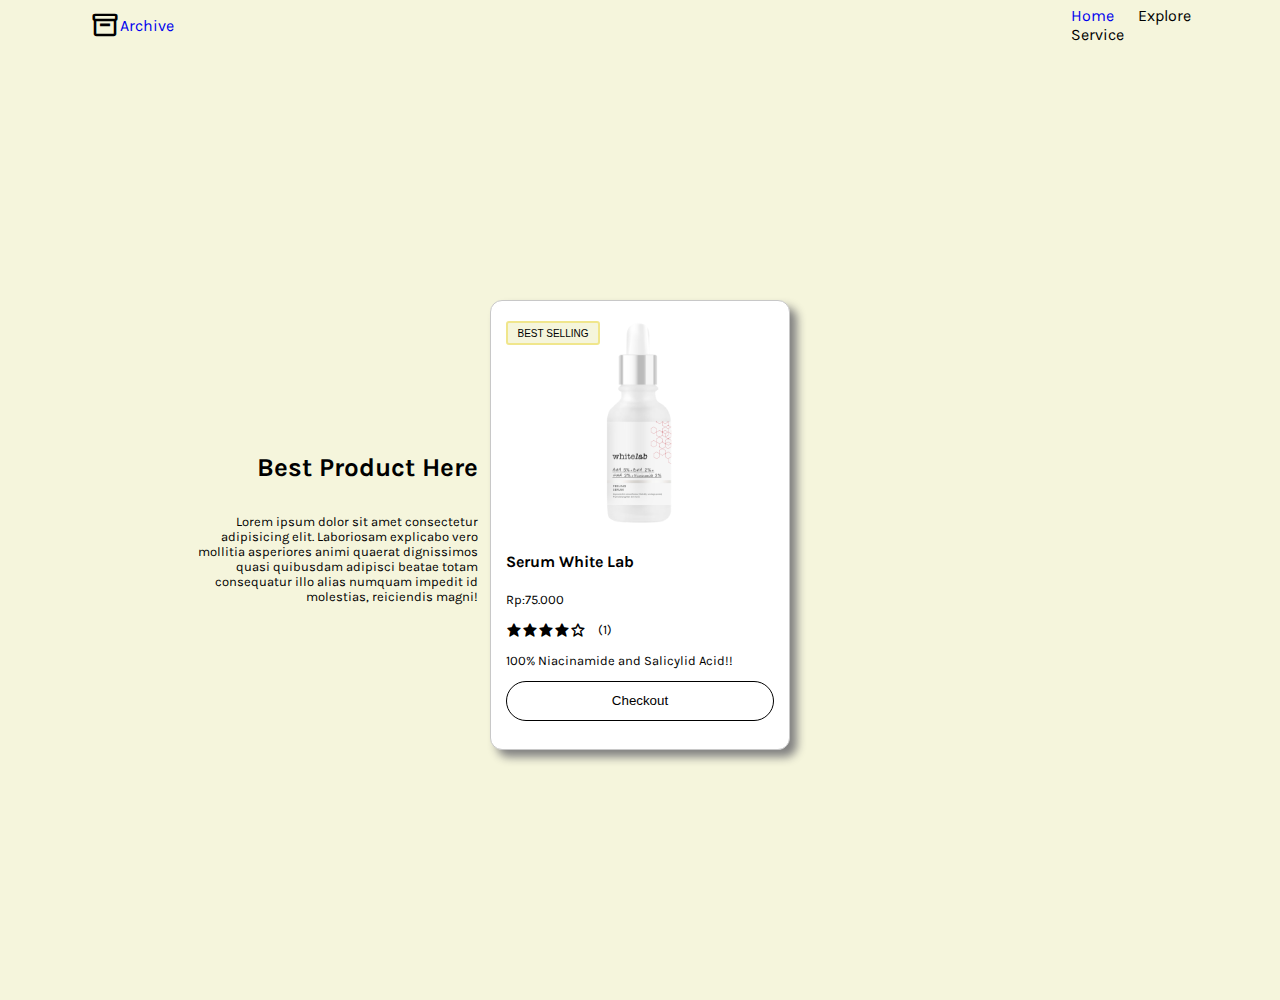
<file: index.html>
<!DOCTYPE html>
<html lang="en">

<head>
    <meta charset="UTF-8">
    <meta name="viewport" content="width=device-width, initial-scale=1.0">
    <title>Belanja-Home</title>
    <link rel="stylesheet" href="style.css">
    <link href='https://unpkg.com/boxicons@2.1.4/css/boxicons.min.css' rel='stylesheet'>
</head>

<body>
    <div class="nav">
        <div class="nav-kiri">
            <i class='bx bx-box'></i>
            <p><a href="archivePage.html">Archive</a></p>
        </div>
        <div class="nav-kanan">
            <ul>
                <li><a href="index.html">Home</a></li>
                <li>Explore</li>
                <li>Service</li>
            </ul>
        </div>
    </div>

    <div class="container">
        <div class="card-header" id="thumbnail">
            <img src="img/produk.jpg" alt="" id="thumbnail">
        </div>

        <div class="card-content">
            <h4 id="barang">Serum White Lab</h4>
            <p id="harga">Rp:75.000</p>

            <div class="rating">
                <i class='bx bxs-star' id="review"></i>
                <i class='bx bxs-star' id="review"></i>
                <i class='bx bxs-star' id="review"></i>
                <i class='bx bxs-star' id="review"></i>
                <i class='bx bx-star' id="review"></i>
                <p id="sold">(1)</p>
            </div>

            <p id="deskripsi">100% Niacinamide and Salicylid Acid!!</p>
            <button class="buybtn" value="">Checkout</button>
        </div>

        <div class="banner">
            <p>Best Selling</p>
        </div>

        <div class="desc">
            <h1>Best Product Here</h1>
            <p>Lorem ipsum dolor sit amet consectetur adipisicing elit. Laboriosam explicabo vero mollitia asperiores animi
                quaerat dignissimos quasi quibusdam adipisci beatae totam consequatur illo alias numquam impedit id
                molestias, reiciendis magni!</p>
        </div>
    </div>
</body>

</html>
</file>
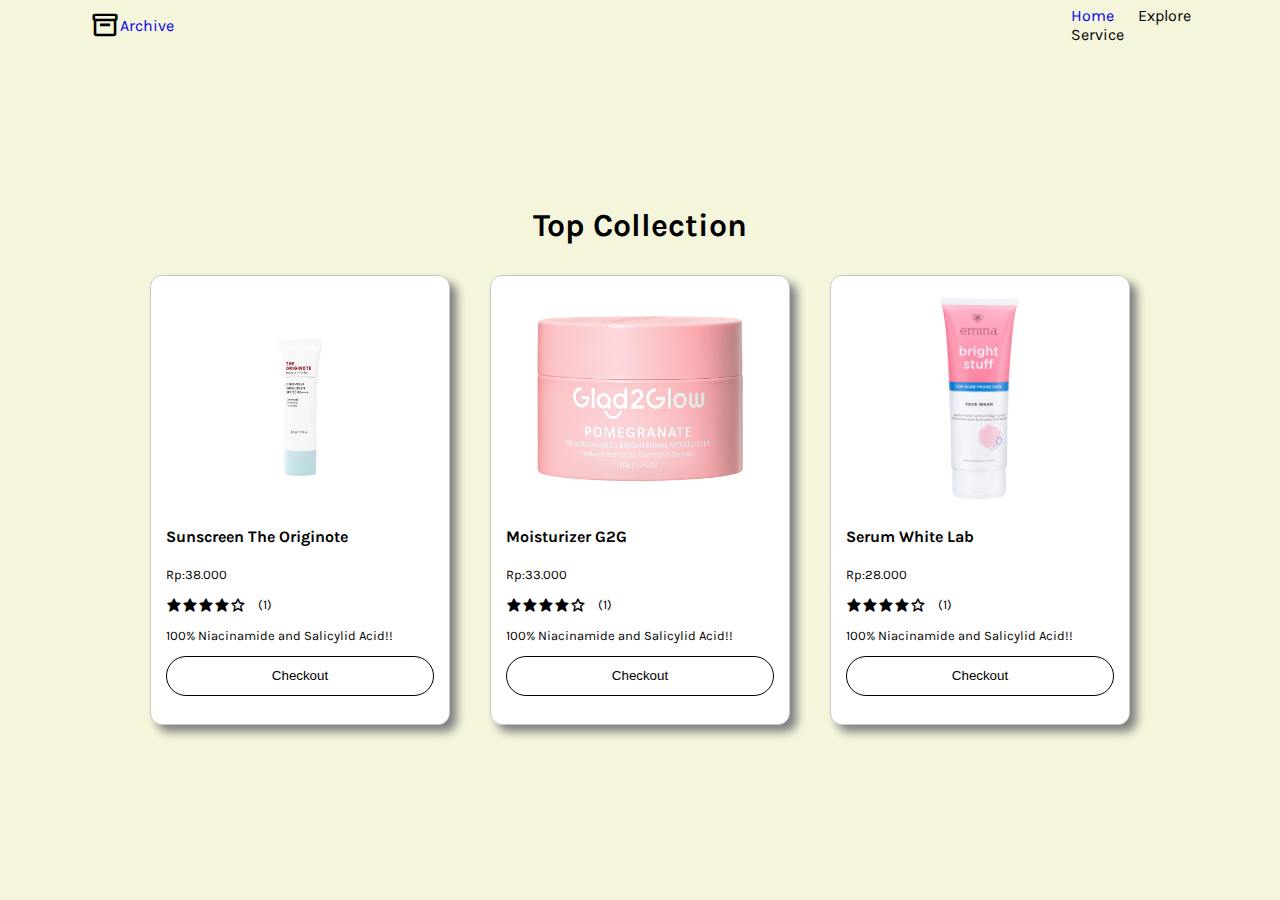
<file: archivePage.html>
<!DOCTYPE html>
<html lang="en">
<head>
    <meta charset="UTF-8">
    <meta name="viewport" content="width=device-width, initial-scale=1.0">
    <title>Archive</title>
    <link rel="stylesheet" href="archivePage_Style.css">
    <link href='https://unpkg.com/boxicons@2.1.4/css/boxicons.min.css' rel='stylesheet'>
</head>
<body>
    <div class="nav">
        <div class="nav-kiri">
            <i class='bx bx-box'></i>
            <p><a href="archivePage.html">Archive</a></p>
        </div>
        <div class="nav-kanan">
            <ul>
                <li><a href="index.html">Home</a></li>
                <li>Explore</li>
                <li>Service</li>
            </ul>
        </div>
    </div>

    <header>
        <h1>Top Collection</h1>
    </header>
    <section>
    <div class="container">
        <div class="card-header" id="thumbnail">
            <img src="img/produk3.webp" alt="" id="thumbnail">
        </div>

        <div class="card-content">
            <h4 id="barang">Sunscreen The Originote</h4>
            <p id="harga">Rp:38.000</p>

            <div class="rating">
                <i class='bx bxs-star' id="review"></i>
                <i class='bx bxs-star' id="review"></i>
                <i class='bx bxs-star' id="review"></i>
                <i class='bx bxs-star' id="review"></i>
                <i class='bx bx-star' id="review"></i>
                <p id="sold">(1)</p>
            </div>

            <p id="deskripsi">100% Niacinamide and Salicylid Acid!!</p>
            <button class="buybtn" value="">Checkout</button>
        </div>

        <div class="banner">
            <p>Best Selling</p>
        </div>

    </div>

    <div class="container">
        <div class="card-header" id="thumbnail">
            <img src="img/produk2.png" alt="" id="thumbnail">
        </div>

        <div class="card-content">
            <h4 id="barang">Moisturizer G2G</h4>
            <p id="harga">Rp:33.000</p>

            <div class="rating">
                <i class='bx bxs-star' id="review"></i>
                <i class='bx bxs-star' id="review"></i>
                <i class='bx bxs-star' id="review"></i>
                <i class='bx bxs-star' id="review"></i>
                <i class='bx bx-star' id="review"></i>
                <p id="sold">(1)</p>
            </div>

            <p id="deskripsi">100% Niacinamide and Salicylid Acid!!</p>
            <button class="buybtn" value="">Checkout</button>
        </div>

        <div class="banner">
            <p>Best Selling</p>
        </div>

    </div>

    <div class="container">
        <div class="card-header" id="thumbnail">
            <img src="img/produk4.jpg" alt="" id="thumbnail">
        </div>

        <div class="card-content">
            <h4 id="barang">Serum White Lab</h4>
            <p id="harga">Rp:28.000</p>

            <div class="rating">
                <i class='bx bxs-star' id="review"></i>
                <i class='bx bxs-star' id="review"></i>
                <i class='bx bxs-star' id="review"></i>
                <i class='bx bxs-star' id="review"></i>
                <i class='bx bx-star' id="review"></i>
                <p id="sold">(1)</p>
            </div>

            <p id="deskripsi">100% Niacinamide and Salicylid Acid!!</p>
            <button class="buybtn" value="">Checkout</button>
        </div>

        <div class="banner">
            <p>Best Selling</p>
        </div>

    </div>

    </section>
</body>
</html>
</file>
<file: style.css>
@import url('https://fonts.googleapis.com/css2?family=Karla:ital,wght@0,200..800;1,200..800&display=swap');




body{
    
    cursor: default;
    background-color: beige;
    margin: 0;
    padding: 0;
}

body a{
    text-decoration: none;
}

.nav{
    box-sizing: border-box;
    margin: 0;
    padding: 5px;
    display: flex;
    flex-direction: row;
    justify-content: space-between;
    width: 100%;
    height: 50px;
    background-color: transparent;
    font-family: Karla;

}

.nav .nav-kanan{
    display: flex;
    justify-content: center;
    align-items: center;
    background-color: transparent;
    width: 20%;
}

.nav .nav-kanan ul li{
    display: inline-flex;
    text-decoration: none;
    margin: 0px 10px;
    cursor: pointer;
}

.nav-kiri{
    background-color: transparent;
    display: flex;
    justify-content: center;
    align-items: center;
    width: 20%;
}
.nav-kiri i{
    font-size: 30px;
}

.nav-kiri a{
    text-decoration: none;
}

.container{
    width: 300px;
    height:450px;
    border: 1px solid rgb(200, 200, 200);
    box-sizing: border-box;
    padding: 15px;
    margin: 250px auto;
    border-radius: 12px;
    box-shadow: 7px 7px 10px gray;
    background-color: white;
    font-family: Karla;
    
    
}

.card-content p{
    font-size: small;
}

.card-header{
    display: flex;
    flex-direction: column;
    justify-content: center;
    align-items: center;
}

.card-header img{
    width: 80%;
    border-radius: 30px;
}


.card-content button{
    width: 100%;
    height: 40px;
    border: 1px solid black;
    background-color: white;
    border-radius: 50px;
}

.card-content button:hover{
    width: 100%;
    height: 40px;
    border: 1px solid black;
    background-color: beige;
    border-radius: 50px;
    cursor: pointer;
    padding: 0;
}

.banner{
    position: absolute;
    width: 90px;
    height: 20px;
    transform: translateY(-400px);
    border: 2px solid khaki;
    border-radius: 3px;
    background-color:beige;
}

.banner p{
    text-align: center;
    transform: translateY(-5px);
    text-transform: uppercase;
    font-size: 10px;
    font-family: Arial;
}

.rating{
    display: flex;
    flex-direction: row;
    height: 20px;
    align-items: center;
}

.rating p{
    margin-left: 12px;
}

.container div.desc{
    box-sizing: border-box;
    width: 300px;
    height: 250px;
    
    position: static;
    
    transform: translate(-320px, -320px);
    padding: 8px;
    
    background-color: transparent;
    
    display: flex;
    flex-direction: column;
    justify-content: center;
    
    text-align: end;
    font-size: small;
    
    font-family: Karla;
}

@media (max-width: 600px)
{
    .nav{
        padding: 5px;
        align-items: start;
        height: 80px;
        justify-content: space-around;
    }

    .nav .nav-kanan{
        display: flex;
        justify-content: center;
        align-items: center;
        background-color: transparent;
        width: auto;
    }
    
    .nav .nav-kanan ul li{
        display: inline-flex;
        text-decoration: none;
        margin: 0px 10px;
        cursor: pointer;
    }

    .container div.desc{
        box-sizing: border-box;
        width: 300px;
        height: 250px;
        
        position: static;
        
        transform: translate(-20px, -650px);
        padding: 8px;
        
        background-color: transparent;
        
        display: flex;
        flex-direction: column;
        justify-content: center;
        
        text-align: center;
        font-size: small;
        
    }

    .container{
        margin: 180px auto;
    }


}
</file>
<file: archivePage_Style.css>
@import url('https://fonts.googleapis.com/css2?family=Karla:ital,wght@0,200..800;1,200..800&display=swap');


body{
    cursor: default;
    background-color: beige;
    margin: 0;
    padding: 0;
}

body a{
    text-decoration: none;
}


body header{
    background-color: transparent;
    position: absolute;
    margin: 150px 10%;
    width: 80%;
    height: 50px;
    display: flex;
    align-items: center;
    justify-content: center;
    font-family: Karla;
    border: 0px solid bisque;
}

section{
    
    
    display: flex;
    justify-content: center;
    align-items: center;
    height: 500px;
    margin-top: 200px;
}

.nav{
    box-sizing: border-box;
    margin: 0;
    padding: 5px;
    display: flex;
    flex-direction: row;
    justify-content: space-between;
    width: 100%;
    height: 50px;
    background-color: transparent;
    font-family: Karla;

}

.nav .nav-kanan{
    display: flex;
    justify-content: center;
    align-items: center;
    background-color: transparent;
    width: 20%;
}

.nav .nav-kanan ul li{
    display: inline-flex;
    text-decoration: none;
    margin: 0px 10px;
    cursor: pointer;
}

.nav-kiri{
    background-color: transparent;
    display: flex;
    justify-content: center;
    align-items: center;
    width: 20%;
}
.nav-kiri i{
    font-size: 30px;
}

.nav-kiri a{
    text-decoration: none;
}


.container{
    width: 300px;
    height:450px;
    border: 1px solid rgb(200, 200, 200);
    box-sizing: border-box;
    padding: 15px;
    margin: 250px 20px;
    border-radius: 12px;
    box-shadow: 7px 7px 10px gray;
    background-color: white;
    font-family: Karla;
    
    
}

.card-content p{
    font-size: small;
}

.card-header{
    display: flex;
    flex-direction: column;
    justify-content: center;
    align-items: center;
}

.card-header img{
    width: 80%;
    border-radius: 30px;
}


.card-content button{
    width: 100%;
    height: 40px;
    border: 1px solid black;
    background-color: white;
    border-radius: 50px;
}

.card-content button:hover{
    width: 100%;
    height: 40px;
    border: 1px solid black;
    background-color: beige;
    border-radius: 50px;
    cursor: pointer;
    padding: 0;
}

.banner{
    display: none;
    position: absolute;
    width: 90px;
    height: 20px;
    transform: translateY(-400px);
    border: 2px solid khaki;
    border-radius: 3px;
    background-color:beige;
}

.banner p{
    text-align: center;
    transform: translateY(-5px);
    text-transform: uppercase;
    font-size: 10px;
    font-family: Arial;
}

.rating{
    display: flex;
    flex-direction: row;
    height: 20px;
    align-items: center;
}

.rating p{
    margin-left: 12px;
}

@media (max-width: 600px)
{

    section{
    
    
        display: flex;
        flex-wrap: wrap;
        justify-content: center;
        align-items: center;
        height: 500px;
        margin-top: 100px;
    }

    body header{
        background-color: transparent;
        position: absolute;
        margin: 40px 10%;
        width: 80%;
        height: 20px;
        display: flex;
        align-items: center;
        justify-content: center;
        font-family: Karla;
        border: 0px solid bisque;
    }

    .nav{
        padding: 5px;
        align-items: start;
        height: 80px;
        justify-content: space-around;
    }

    .nav .nav-kanan{
        display: flex;
        justify-content: center;
        align-items: center;
        background-color: transparent;
        width: auto;
    }
    
    .nav .nav-kanan ul li{
        display: inline-flex;
        text-decoration: none;
        margin: 0px 10px;
        cursor: pointer;
    }


    .container{
        margin: 10px auto;
    }


}
</file>
